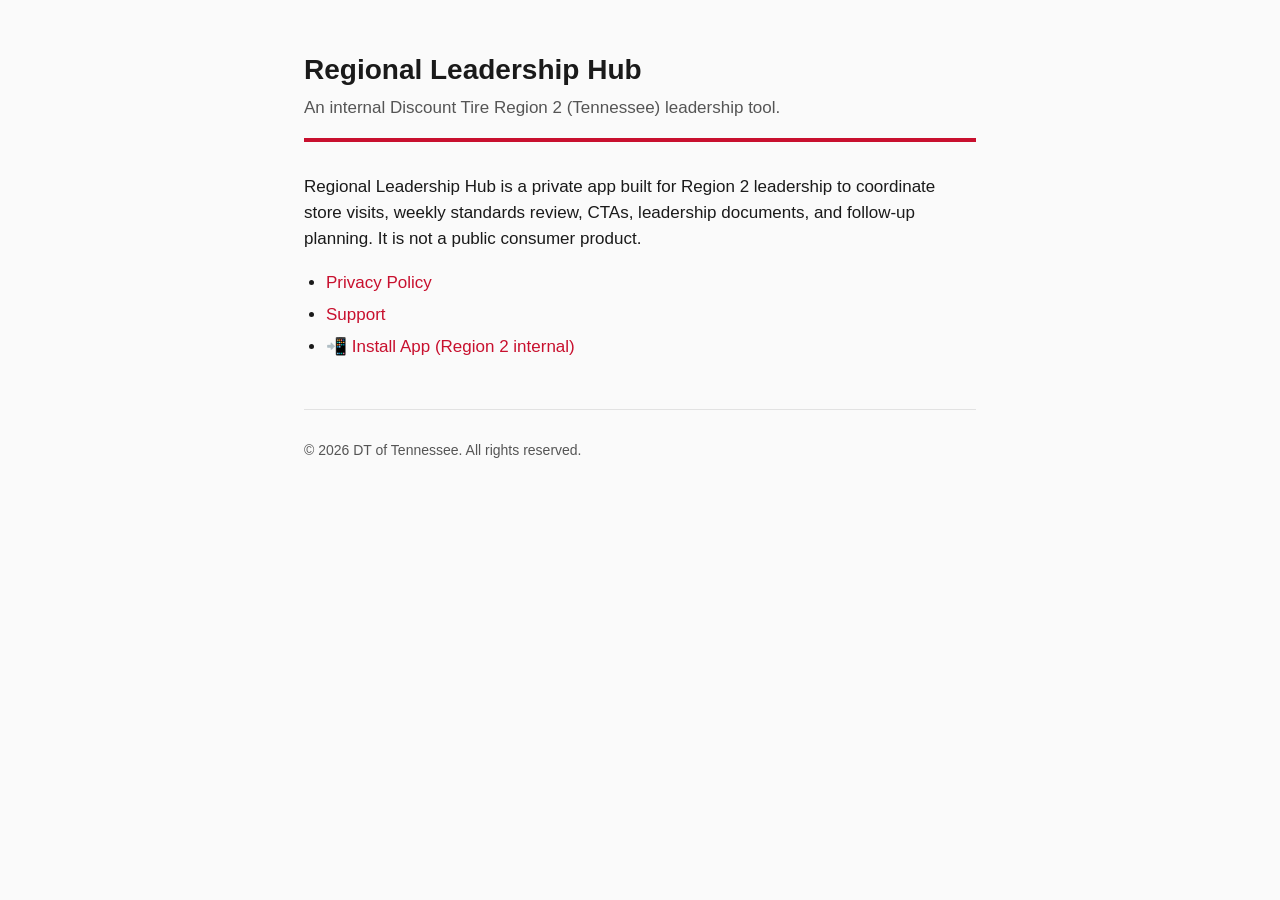
<file: index.html>
<!doctype html>
<html lang="en">
  <head>
    <meta charset="utf-8" />
    <meta name="viewport" content="width=device-width, initial-scale=1" />
    <title>Regional Leadership Hub — DT of Tennessee</title>
    <link rel="stylesheet" href="style.css" />
  </head>
  <body>
    <main>
      <header>
        <h1>Regional Leadership Hub</h1>
        <p class="subtitle">An internal Discount Tire Region 2 (Tennessee) leadership tool.</p>
      </header>
      <section>
        <p>
          Regional Leadership Hub is a private app built for Region 2 leadership
          to coordinate store visits, weekly standards review, CTAs, leadership
          documents, and follow-up planning. It is not a public consumer
          product.
        </p>
        <ul>
          <li><a href="privacy.html">Privacy Policy</a></li>
          <li><a href="support.html">Support</a></li>
          <li><a href="ota/install.html">📲 Install App (Region 2 internal)</a></li>
        </ul>
      </section>
      <footer>
        <p>&copy; 2026 DT of Tennessee. All rights reserved.</p>
      </footer>
    </main>
  </body>
</html>
</file>
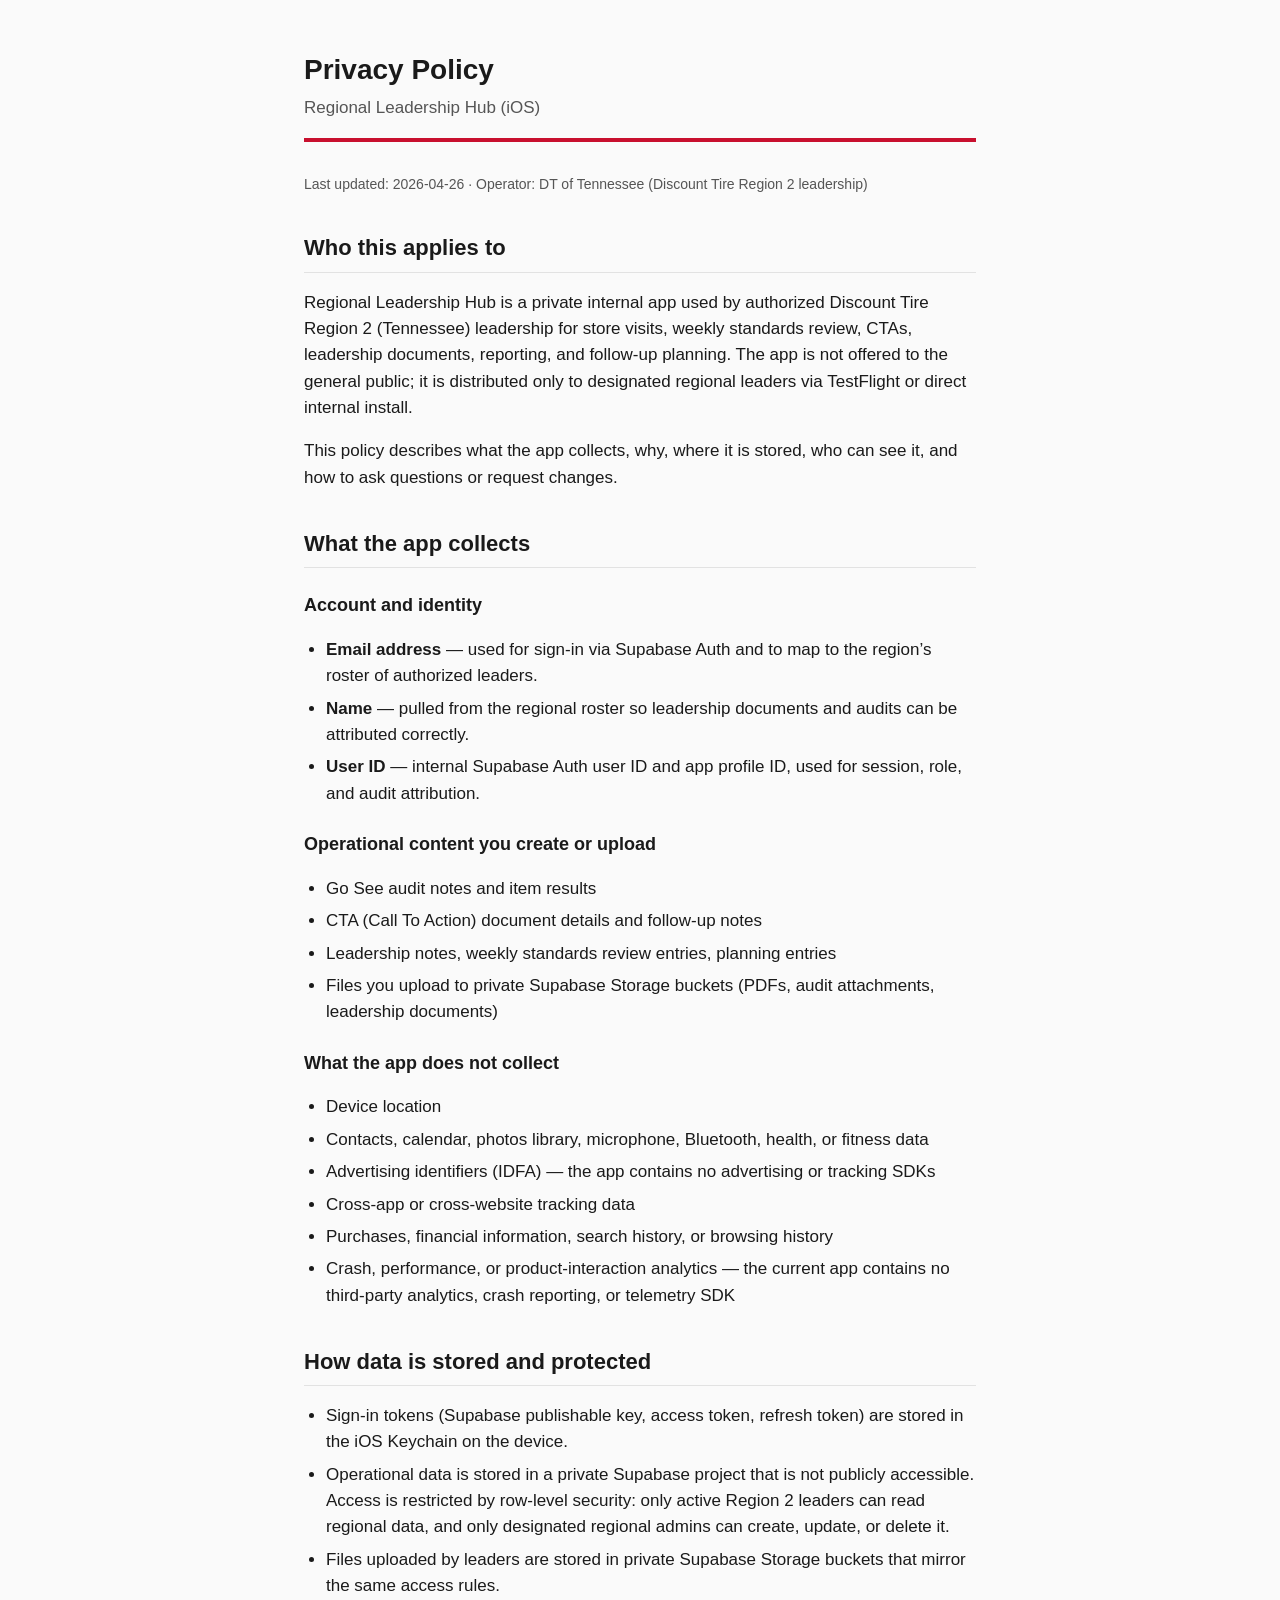
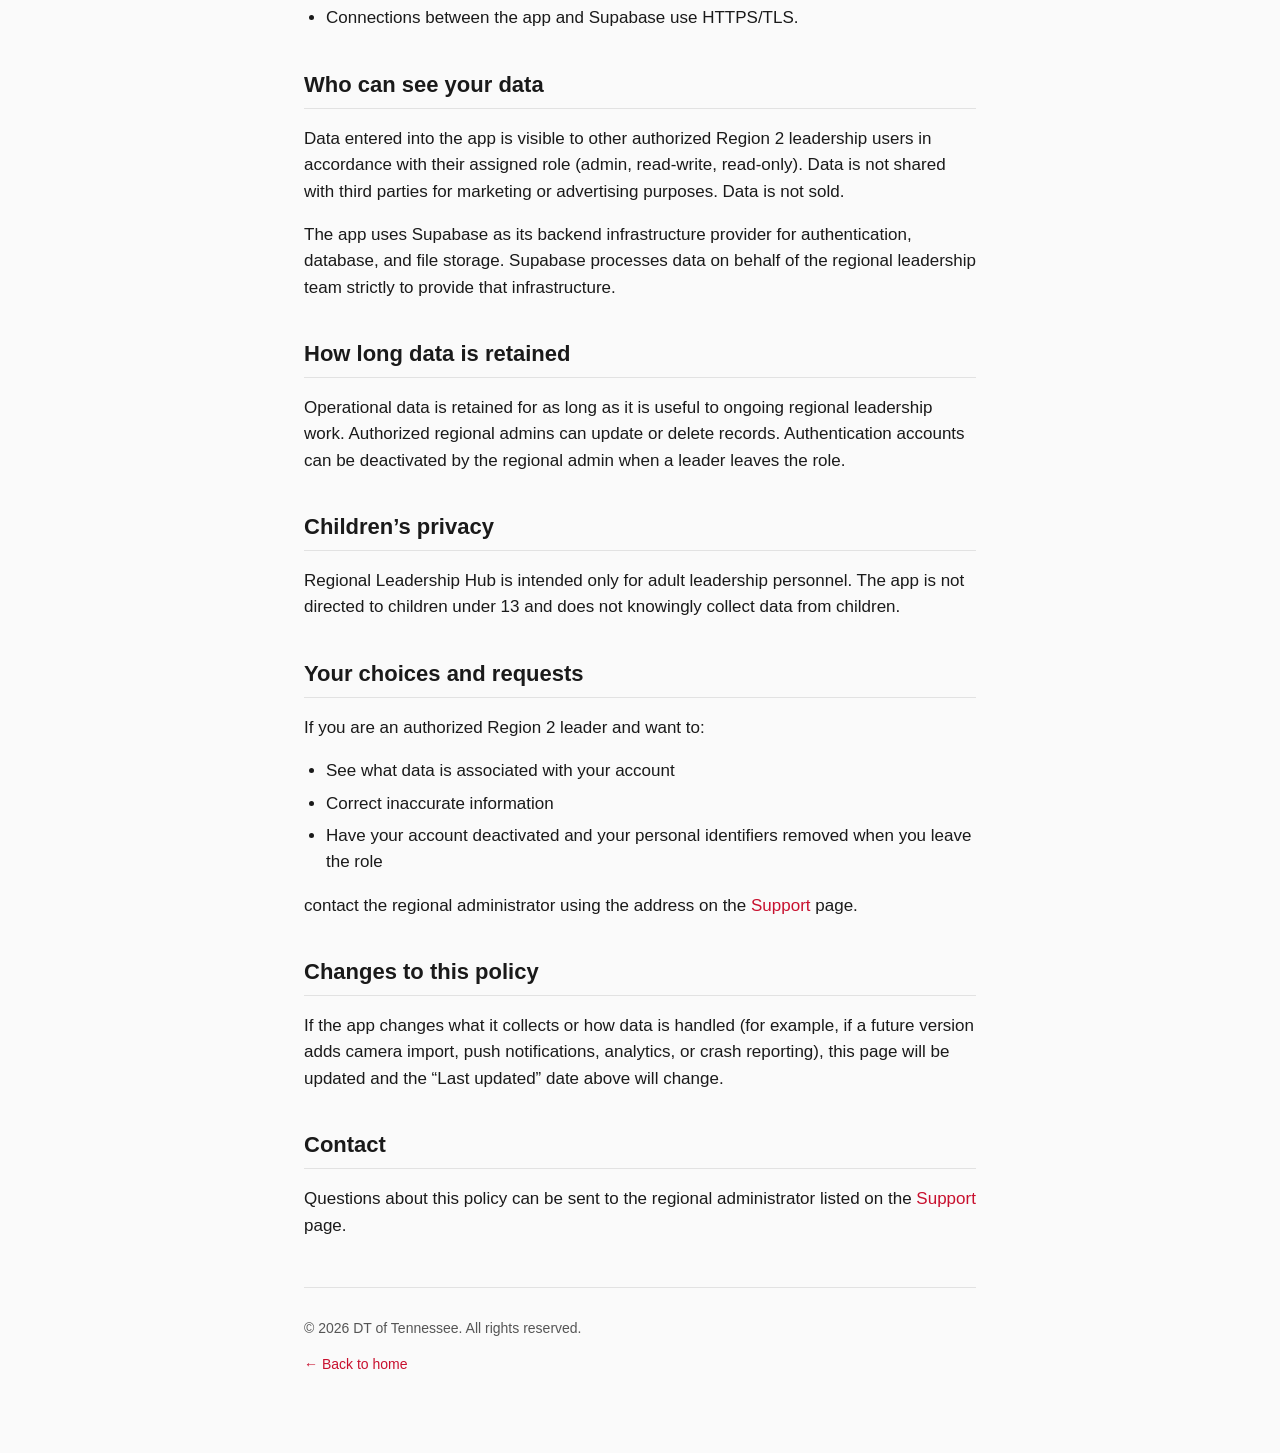
<file: privacy.html>
<!doctype html>
<html lang="en">
  <head>
    <meta charset="utf-8" />
    <meta name="viewport" content="width=device-width, initial-scale=1" />
    <title>Privacy Policy — Regional Leadership Hub</title>
    <link rel="stylesheet" href="style.css" />
  </head>
  <body>
    <main>
      <header>
        <h1>Privacy Policy</h1>
        <p class="subtitle">Regional Leadership Hub (iOS)</p>
      </header>

      <p class="meta">Last updated: 2026-04-26 &middot; Operator: DT of Tennessee (Discount Tire Region 2 leadership)</p>

      <section>
        <h2>Who this applies to</h2>
        <p>
          Regional Leadership Hub is a private internal app used by authorized
          Discount Tire Region 2 (Tennessee) leadership for store visits,
          weekly standards review, CTAs, leadership documents, reporting, and
          follow-up planning. The app is not offered to the general public; it
          is distributed only to designated regional leaders via TestFlight or
          direct internal install.
        </p>
        <p>
          This policy describes what the app collects, why, where it is stored,
          who can see it, and how to ask questions or request changes.
        </p>
      </section>

      <section>
        <h2>What the app collects</h2>
        <h3>Account and identity</h3>
        <ul>
          <li><strong>Email address</strong> — used for sign-in via Supabase Auth and to map to the region&rsquo;s roster of authorized leaders.</li>
          <li><strong>Name</strong> — pulled from the regional roster so leadership documents and audits can be attributed correctly.</li>
          <li><strong>User ID</strong> — internal Supabase Auth user ID and app profile ID, used for session, role, and audit attribution.</li>
        </ul>

        <h3>Operational content you create or upload</h3>
        <ul>
          <li>Go See audit notes and item results</li>
          <li>CTA (Call To Action) document details and follow-up notes</li>
          <li>Leadership notes, weekly standards review entries, planning entries</li>
          <li>Files you upload to private Supabase Storage buckets (PDFs, audit attachments, leadership documents)</li>
        </ul>

        <h3>What the app does not collect</h3>
        <ul>
          <li>Device location</li>
          <li>Contacts, calendar, photos library, microphone, Bluetooth, health, or fitness data</li>
          <li>Advertising identifiers (IDFA) &mdash; the app contains no advertising or tracking SDKs</li>
          <li>Cross-app or cross-website tracking data</li>
          <li>Purchases, financial information, search history, or browsing history</li>
          <li>Crash, performance, or product-interaction analytics &mdash; the current app contains no third-party analytics, crash reporting, or telemetry SDK</li>
        </ul>
      </section>

      <section>
        <h2>How data is stored and protected</h2>
        <ul>
          <li>
            Sign-in tokens (Supabase publishable key, access token, refresh
            token) are stored in the iOS Keychain on the device.
          </li>
          <li>
            Operational data is stored in a private Supabase project that is
            not publicly accessible. Access is restricted by row-level
            security: only active Region 2 leaders can read regional data,
            and only designated regional admins can create, update, or delete
            it.
          </li>
          <li>
            Files uploaded by leaders are stored in private Supabase Storage
            buckets that mirror the same access rules.
          </li>
          <li>
            Connections between the app and Supabase use HTTPS/TLS.
          </li>
        </ul>
      </section>

      <section>
        <h2>Who can see your data</h2>
        <p>
          Data entered into the app is visible to other authorized Region 2
          leadership users in accordance with their assigned role (admin,
          read-write, read-only). Data is not shared with third parties for
          marketing or advertising purposes. Data is not sold.
        </p>
        <p>
          The app uses Supabase as its backend infrastructure provider for
          authentication, database, and file storage. Supabase processes data
          on behalf of the regional leadership team strictly to provide that
          infrastructure.
        </p>
      </section>

      <section>
        <h2>How long data is retained</h2>
        <p>
          Operational data is retained for as long as it is useful to ongoing
          regional leadership work. Authorized regional admins can update or
          delete records. Authentication accounts can be deactivated by the
          regional admin when a leader leaves the role.
        </p>
      </section>

      <section>
        <h2>Children&rsquo;s privacy</h2>
        <p>
          Regional Leadership Hub is intended only for adult leadership
          personnel. The app is not directed to children under 13 and does not
          knowingly collect data from children.
        </p>
      </section>

      <section>
        <h2>Your choices and requests</h2>
        <p>
          If you are an authorized Region 2 leader and want to:
        </p>
        <ul>
          <li>See what data is associated with your account</li>
          <li>Correct inaccurate information</li>
          <li>Have your account deactivated and your personal identifiers removed when you leave the role</li>
        </ul>
        <p>
          contact the regional administrator using the address on the
          <a href="support.html">Support</a> page.
        </p>
      </section>

      <section>
        <h2>Changes to this policy</h2>
        <p>
          If the app changes what it collects or how data is handled (for
          example, if a future version adds camera import, push notifications,
          analytics, or crash reporting), this page will be updated and the
          &ldquo;Last updated&rdquo; date above will change.
        </p>
      </section>

      <section>
        <h2>Contact</h2>
        <p>
          Questions about this policy can be sent to the regional
          administrator listed on the <a href="support.html">Support</a> page.
        </p>
      </section>

      <footer>
        <p>&copy; 2026 DT of Tennessee. All rights reserved.</p>
        <p><a href="index.html">&larr; Back to home</a></p>
      </footer>
    </main>
  </body>
</html>
</file>
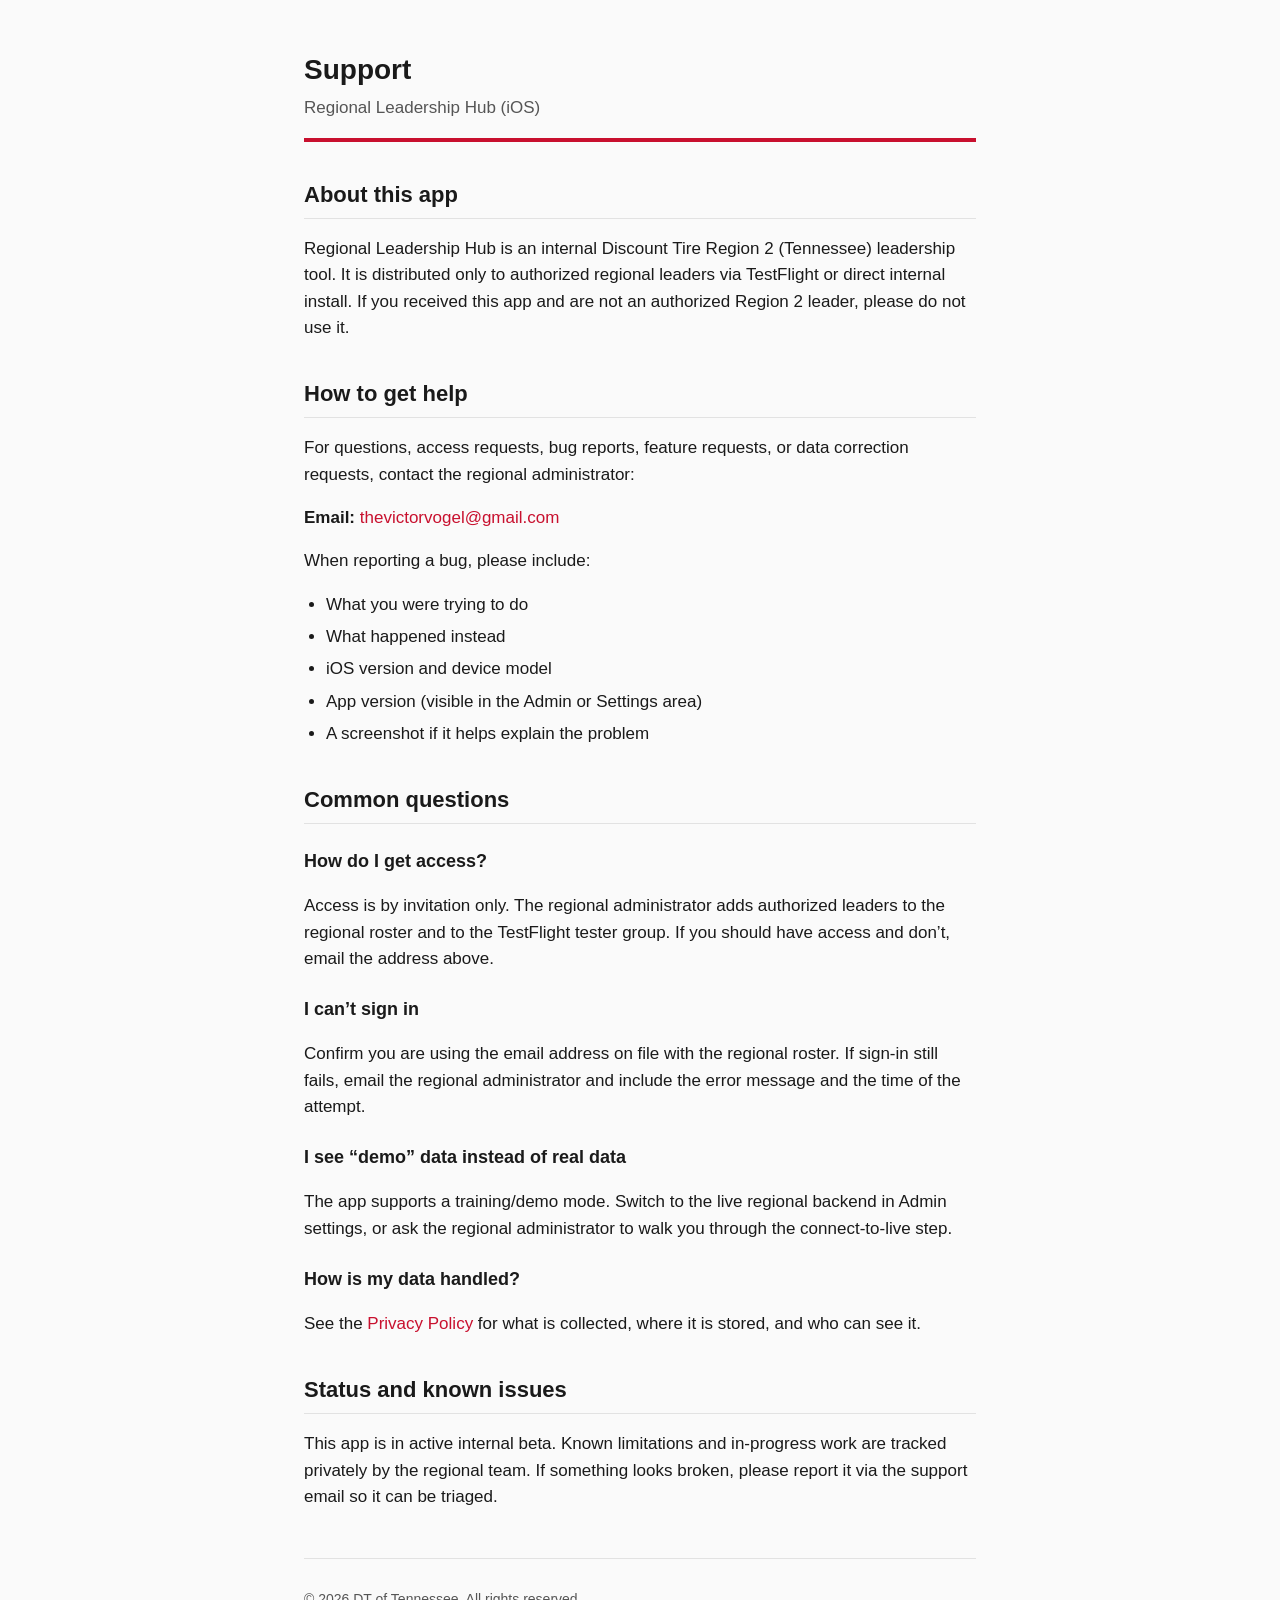
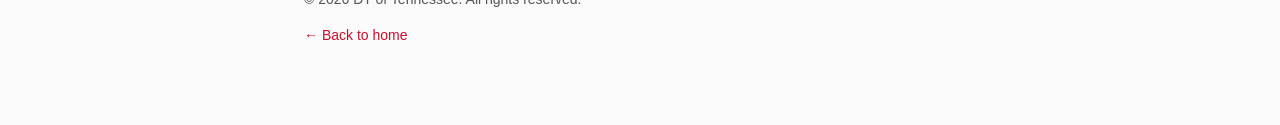
<file: support.html>
<!doctype html>
<html lang="en">
  <head>
    <meta charset="utf-8" />
    <meta name="viewport" content="width=device-width, initial-scale=1" />
    <title>Support — Regional Leadership Hub</title>
    <link rel="stylesheet" href="style.css" />
  </head>
  <body>
    <main>
      <header>
        <h1>Support</h1>
        <p class="subtitle">Regional Leadership Hub (iOS)</p>
      </header>

      <section>
        <h2>About this app</h2>
        <p>
          Regional Leadership Hub is an internal Discount Tire Region 2
          (Tennessee) leadership tool. It is distributed only to authorized
          regional leaders via TestFlight or direct internal install. If you
          received this app and are not an authorized Region 2 leader, please
          do not use it.
        </p>
      </section>

      <section>
        <h2>How to get help</h2>
        <p>
          For questions, access requests, bug reports, feature requests, or
          data correction requests, contact the regional administrator:
        </p>
        <p>
          <strong>Email:</strong>
          <a href="mailto:thevictorvogel@gmail.com?subject=Regional%20Leadership%20Hub%20support">thevictorvogel@gmail.com</a>
        </p>
        <p>
          When reporting a bug, please include:
        </p>
        <ul>
          <li>What you were trying to do</li>
          <li>What happened instead</li>
          <li>iOS version and device model</li>
          <li>App version (visible in the Admin or Settings area)</li>
          <li>A screenshot if it helps explain the problem</li>
        </ul>
      </section>

      <section>
        <h2>Common questions</h2>

        <h3>How do I get access?</h3>
        <p>
          Access is by invitation only. The regional administrator adds
          authorized leaders to the regional roster and to the TestFlight
          tester group. If you should have access and don&rsquo;t, email the
          address above.
        </p>

        <h3>I can&rsquo;t sign in</h3>
        <p>
          Confirm you are using the email address on file with the regional
          roster. If sign-in still fails, email the regional administrator and
          include the error message and the time of the attempt.
        </p>

        <h3>I see &ldquo;demo&rdquo; data instead of real data</h3>
        <p>
          The app supports a training/demo mode. Switch to the live regional
          backend in Admin settings, or ask the regional administrator to walk
          you through the connect-to-live step.
        </p>

        <h3>How is my data handled?</h3>
        <p>
          See the <a href="privacy.html">Privacy Policy</a> for what is
          collected, where it is stored, and who can see it.
        </p>
      </section>

      <section>
        <h2>Status and known issues</h2>
        <p>
          This app is in active internal beta. Known limitations and
          in-progress work are tracked privately by the regional team. If
          something looks broken, please report it via the support email so it
          can be triaged.
        </p>
      </section>

      <footer>
        <p>&copy; 2026 DT of Tennessee. All rights reserved.</p>
        <p><a href="index.html">&larr; Back to home</a></p>
      </footer>
    </main>
  </body>
</html>
</file>
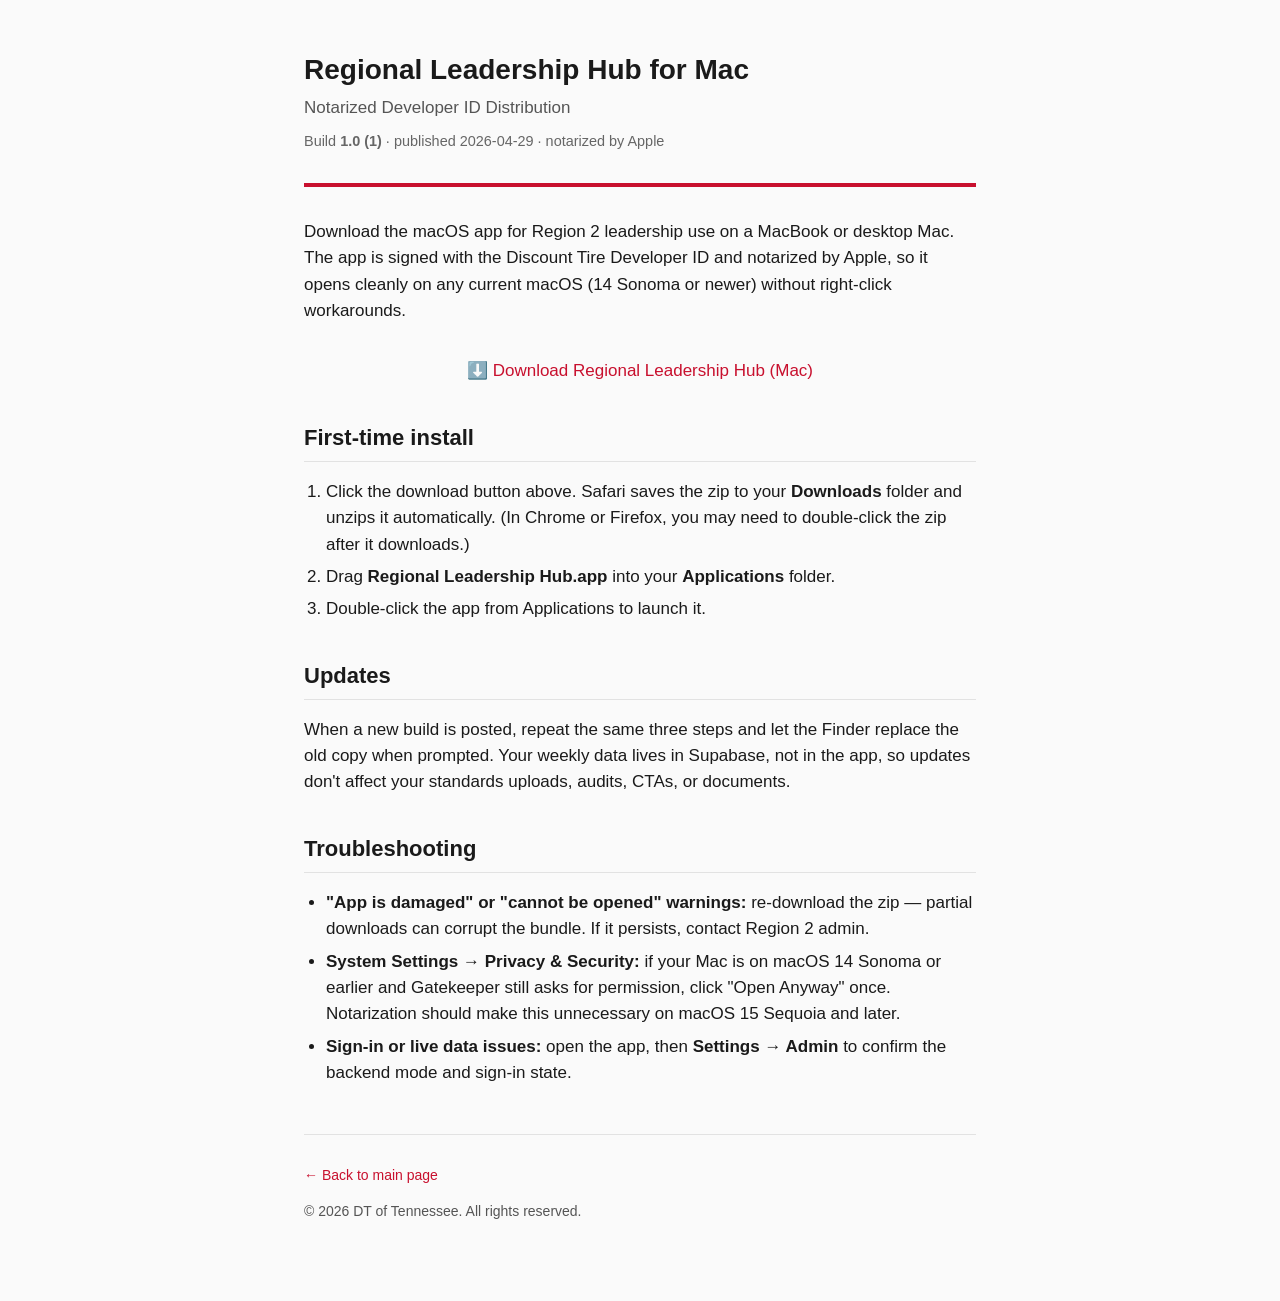
<file: mac/install.html>
<!doctype html>
<html lang="en">
  <head>
    <meta charset="utf-8" />
    <meta name="viewport" content="width=device-width, initial-scale=1" />
    <title>Install — Regional Leadership Hub (macOS)</title>
    <link rel="stylesheet" href="../style.css" />
  </head>
  <body>
    <main id="install-content">
      <header>
        <h1>Regional Leadership Hub for Mac</h1>
        <p class="subtitle">Notarized Developer ID Distribution</p>
        <p class="build-info" style="font-size: 0.85rem; color: #666; margin-top: 0.5rem;">
          Build <strong>1.0 (1)</strong> · published 2026-04-29 · notarized by Apple
        </p>
      </header>
      <section>
        <p>
          Download the macOS app for Region 2 leadership use on a MacBook or
          desktop Mac. The app is signed with the Discount Tire Developer ID
          and notarized by Apple, so it opens cleanly on any current macOS
          (14 Sonoma or newer) without right-click workarounds.
        </p>
        <p style="text-align: center; margin: 2rem 0;">
          <a
            class="install-button"
            href="RegionalLeadershipHub-macOS.zip"
          >
            ⬇️ Download Regional Leadership Hub (Mac)
          </a>
        </p>
        <h2>First-time install</h2>
        <ol>
          <li>
            Click the download button above. Safari saves the zip to your
            <strong>Downloads</strong> folder and unzips it automatically. (In
            Chrome or Firefox, you may need to double-click the zip after it
            downloads.)
          </li>
          <li>
            Drag <strong>Regional Leadership Hub.app</strong> into your
            <strong>Applications</strong> folder.
          </li>
          <li>
            Double-click the app from Applications to launch it.
          </li>
        </ol>
        <h2>Updates</h2>
        <p>
          When a new build is posted, repeat the same three steps and let the
          Finder replace the old copy when prompted. Your weekly data lives in
          Supabase, not in the app, so updates don't affect your standards
          uploads, audits, CTAs, or documents.
        </p>
        <h2>Troubleshooting</h2>
        <ul>
          <li>
            <strong>"App is damaged" or "cannot be opened" warnings:</strong>
            re-download the zip — partial downloads can corrupt the bundle. If
            it persists, contact Region 2 admin.
          </li>
          <li>
            <strong>System Settings → Privacy &amp; Security:</strong> if your
            Mac is on macOS 14 Sonoma or earlier and Gatekeeper still asks for
            permission, click "Open Anyway" once. Notarization should make
            this unnecessary on macOS 15 Sequoia and later.
          </li>
          <li>
            <strong>Sign-in or live data issues:</strong> open the app, then
            <strong>Settings → Admin</strong> to confirm the backend mode and
            sign-in state.
          </li>
        </ul>
      </section>
      <footer>
        <p><a href="../">← Back to main page</a></p>
        <p>&copy; 2026 DT of Tennessee. All rights reserved.</p>
      </footer>
    </main>
  </body>
</html>
</file>
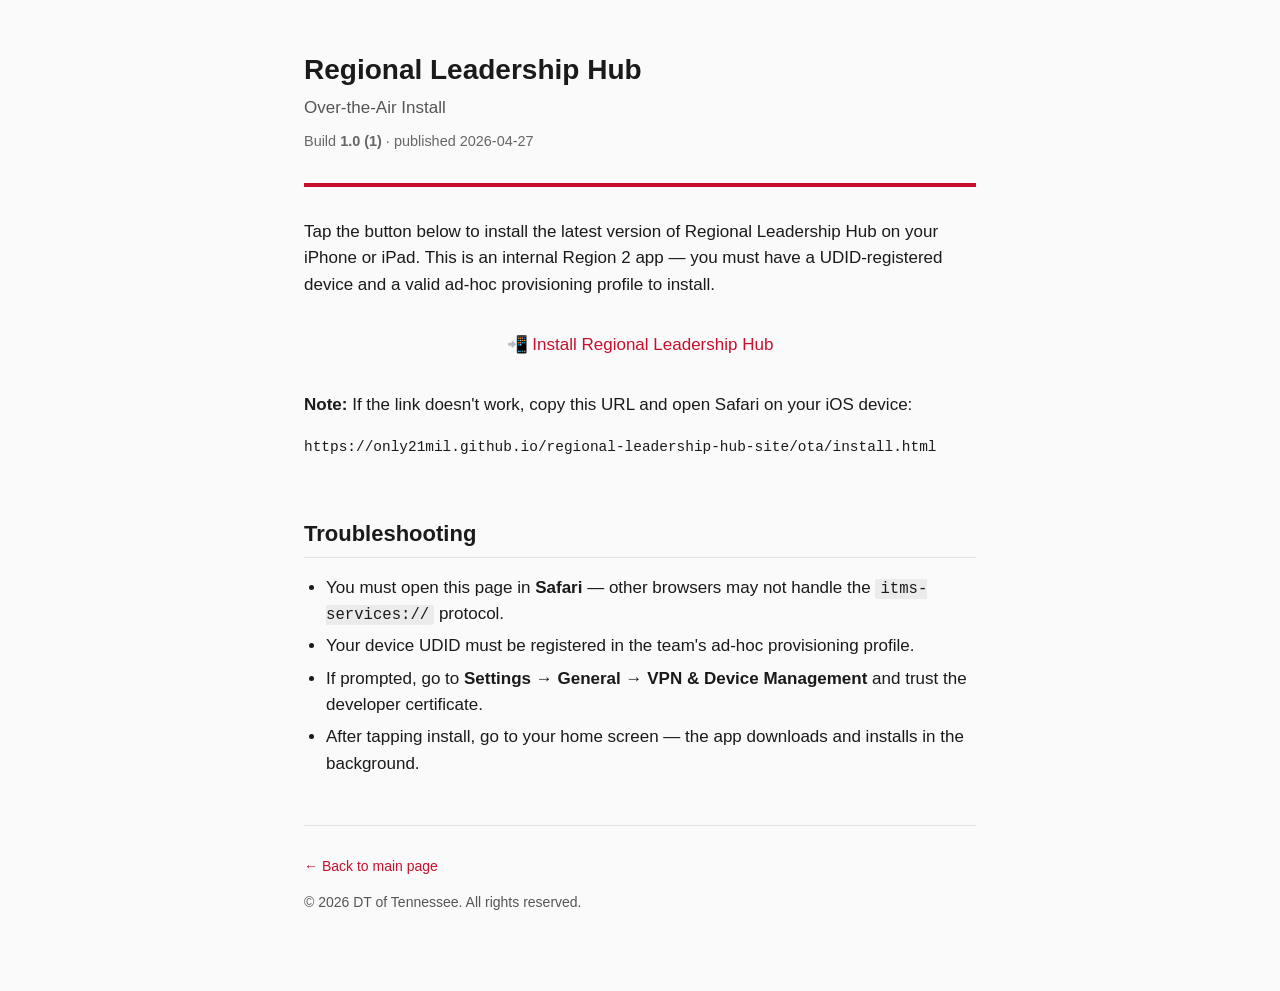
<file: ota/install-now.html>
<!doctype html>
<html lang="en">
  <head>
    <meta charset="utf-8" />
    <meta name="viewport" content="width=device-width, initial-scale=1" />
    <title>Install — Regional Leadership Hub</title>
    <link rel="stylesheet" href="../style.css" />
  </head>
  <body>
    <main id="install-content">
      <header>
        <h1>Regional Leadership Hub</h1>
        <p class="subtitle">Over-the-Air Install</p>
        <p class="build-info" style="font-size: 0.85rem; color: #666; margin-top: 0.5rem;">
          Build <strong>1.0 (1)</strong> · published 2026-04-27
        </p>
      </header>
      <section>
        <p>
          Tap the button below to install the latest version of Regional
          Leadership Hub on your iPhone or iPad. This is an internal Region 2
          app — you must have a UDID-registered device and a valid ad-hoc
          provisioning profile to install.
        </p>
        <p style="text-align: center; margin: 2rem 0;">
          <a
            class="install-button"
            href="itms-services://?action=download-manifest&amp;url=https://only21mil.github.io/regional-leadership-hub-site/ota/manifest.plist"
          >
            📲 Install Regional Leadership Hub
          </a>
        </p>
        <p class="note">
          <strong>Note:</strong> If the link doesn't work, copy this URL and
          open Safari on your iOS device:
        </p>
        <pre style="word-break: break-all; font-size: 0.85rem;">
https://only21mil.github.io/regional-leadership-hub-site/ota/install.html
        </pre>
        <h2>Troubleshooting</h2>
        <ul>
          <li>
            You must open this page in <strong>Safari</strong> — other
            browsers may not handle the <code>itms-services://</code> protocol.
          </li>
          <li>
            Your device UDID must be registered in the team's ad-hoc
            provisioning profile.
          </li>
          <li>
            If prompted, go to <strong>Settings → General → VPN &amp; Device
            Management</strong> and trust the developer certificate.
          </li>
          <li>
            After tapping install, go to your home screen — the app downloads
            and installs in the background.
          </li>
        </ul>
      </section>
      <footer>
        <p><a href="../">← Back to main page</a></p>
        <p>&copy; 2026 DT of Tennessee. All rights reserved.</p>
      </footer>
    </main>
  </body>
</html>
</file>
<file: style.css>
:root {
  color-scheme: light dark;
  --fg: #1a1a1a;
  --fg-muted: #555;
  --bg: #fafafa;
  --accent: #c8102e;
  --border: #e2e2e2;
}

@media (prefers-color-scheme: dark) {
  :root {
    --fg: #f0f0f0;
    --fg-muted: #b0b0b0;
    --bg: #121212;
    --border: #2a2a2a;
  }
}

* { box-sizing: border-box; }

html, body {
  margin: 0;
  padding: 0;
  background: var(--bg);
  color: var(--fg);
  font-family: -apple-system, BlinkMacSystemFont, "Segoe UI", Roboto, Helvetica, Arial, sans-serif;
  font-size: 17px;
  line-height: 1.55;
}

main {
  max-width: 720px;
  margin: 0 auto;
  padding: 48px 24px 64px;
}

header {
  border-bottom: 4px solid var(--accent);
  padding-bottom: 16px;
  margin-bottom: 32px;
}

h1 {
  font-size: 28px;
  margin: 0 0 4px;
}

.subtitle {
  color: var(--fg-muted);
  margin: 0;
}

h2 {
  font-size: 22px;
  margin-top: 36px;
  margin-bottom: 12px;
  border-bottom: 1px solid var(--border);
  padding-bottom: 6px;
}

h3 {
  font-size: 18px;
  margin-top: 24px;
  margin-bottom: 8px;
}

a {
  color: var(--accent);
  text-decoration: none;
}

a:hover {
  text-decoration: underline;
}

ul, ol {
  padding-left: 22px;
}

ul li, ol li {
  margin-bottom: 6px;
}

footer {
  margin-top: 48px;
  padding-top: 16px;
  border-top: 1px solid var(--border);
  font-size: 14px;
  color: var(--fg-muted);
}

.meta {
  font-size: 14px;
  color: var(--fg-muted);
  margin-bottom: 24px;
}

code {
  font-family: ui-monospace, SFMono-Regular, "SF Mono", Menlo, monospace;
  background: rgba(127, 127, 127, 0.12);
  padding: 1px 5px;
  border-radius: 3px;
  font-size: 0.92em;
}
</file>
